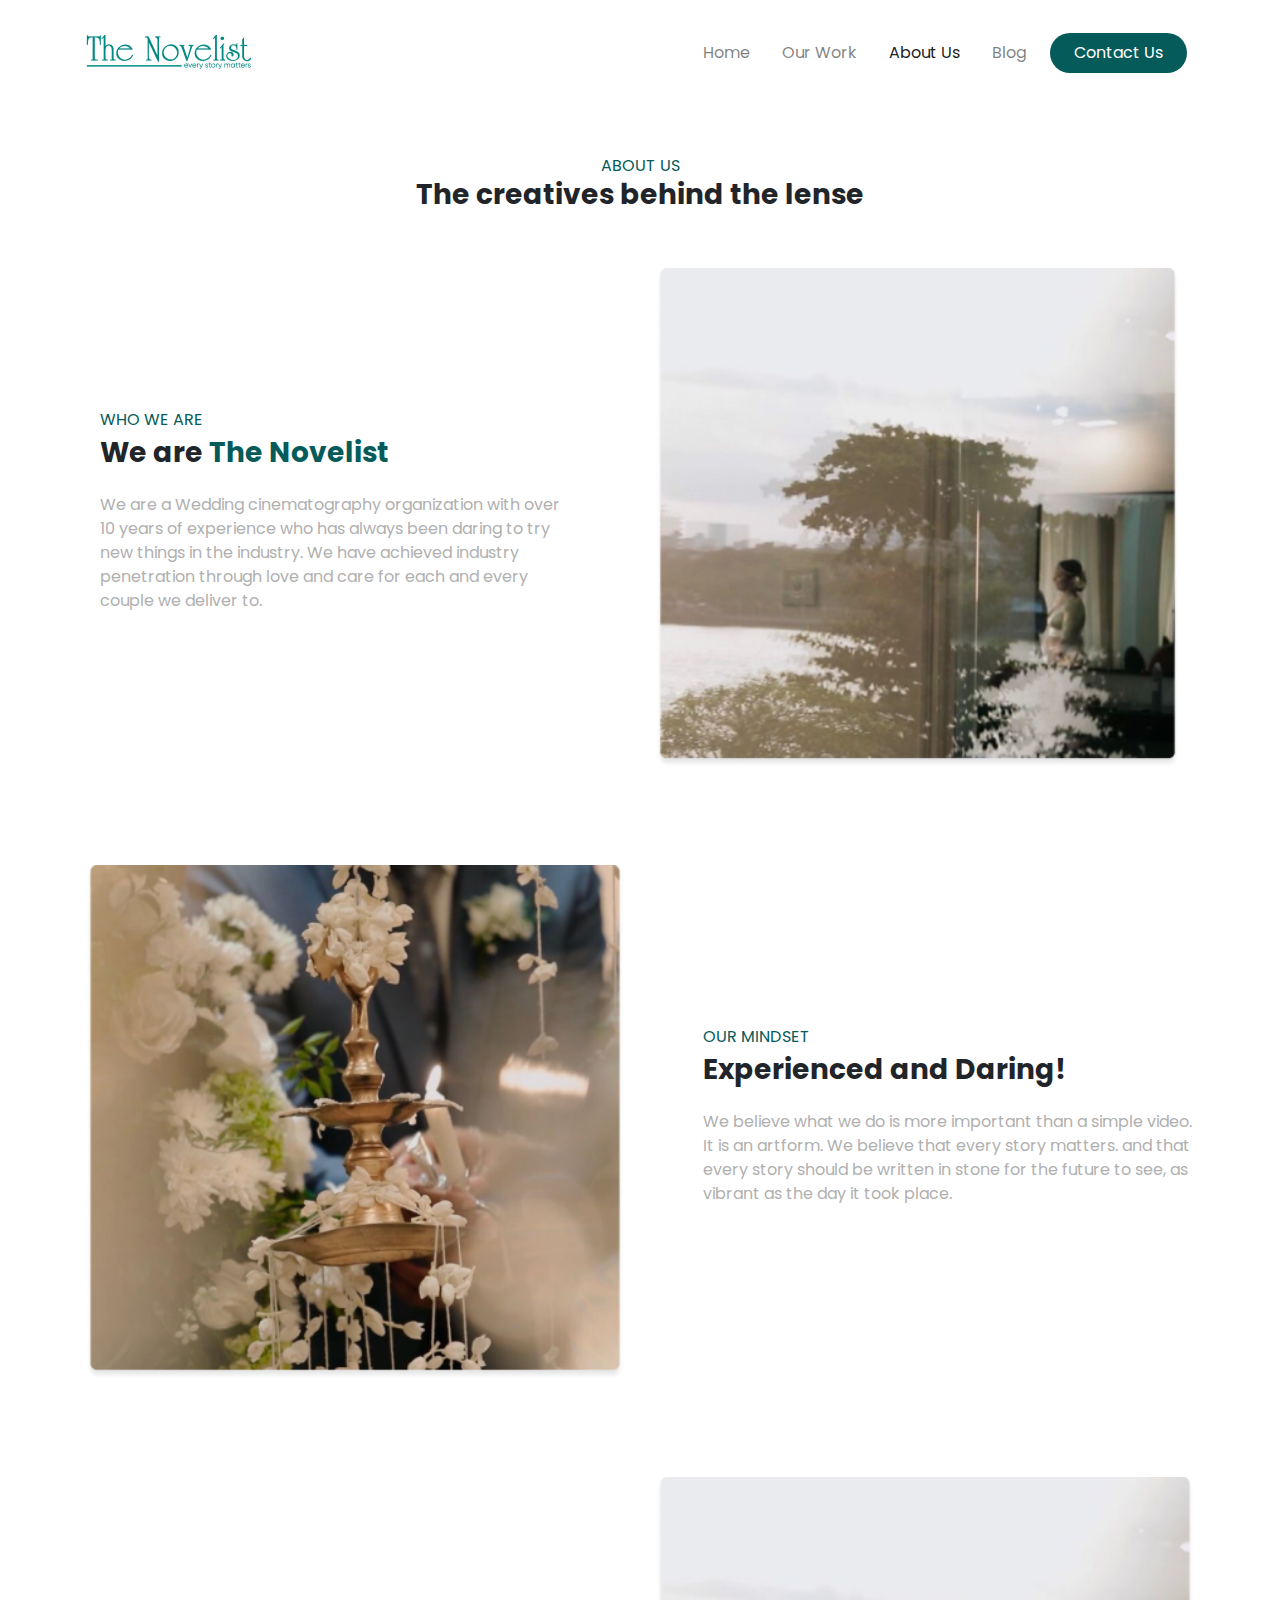
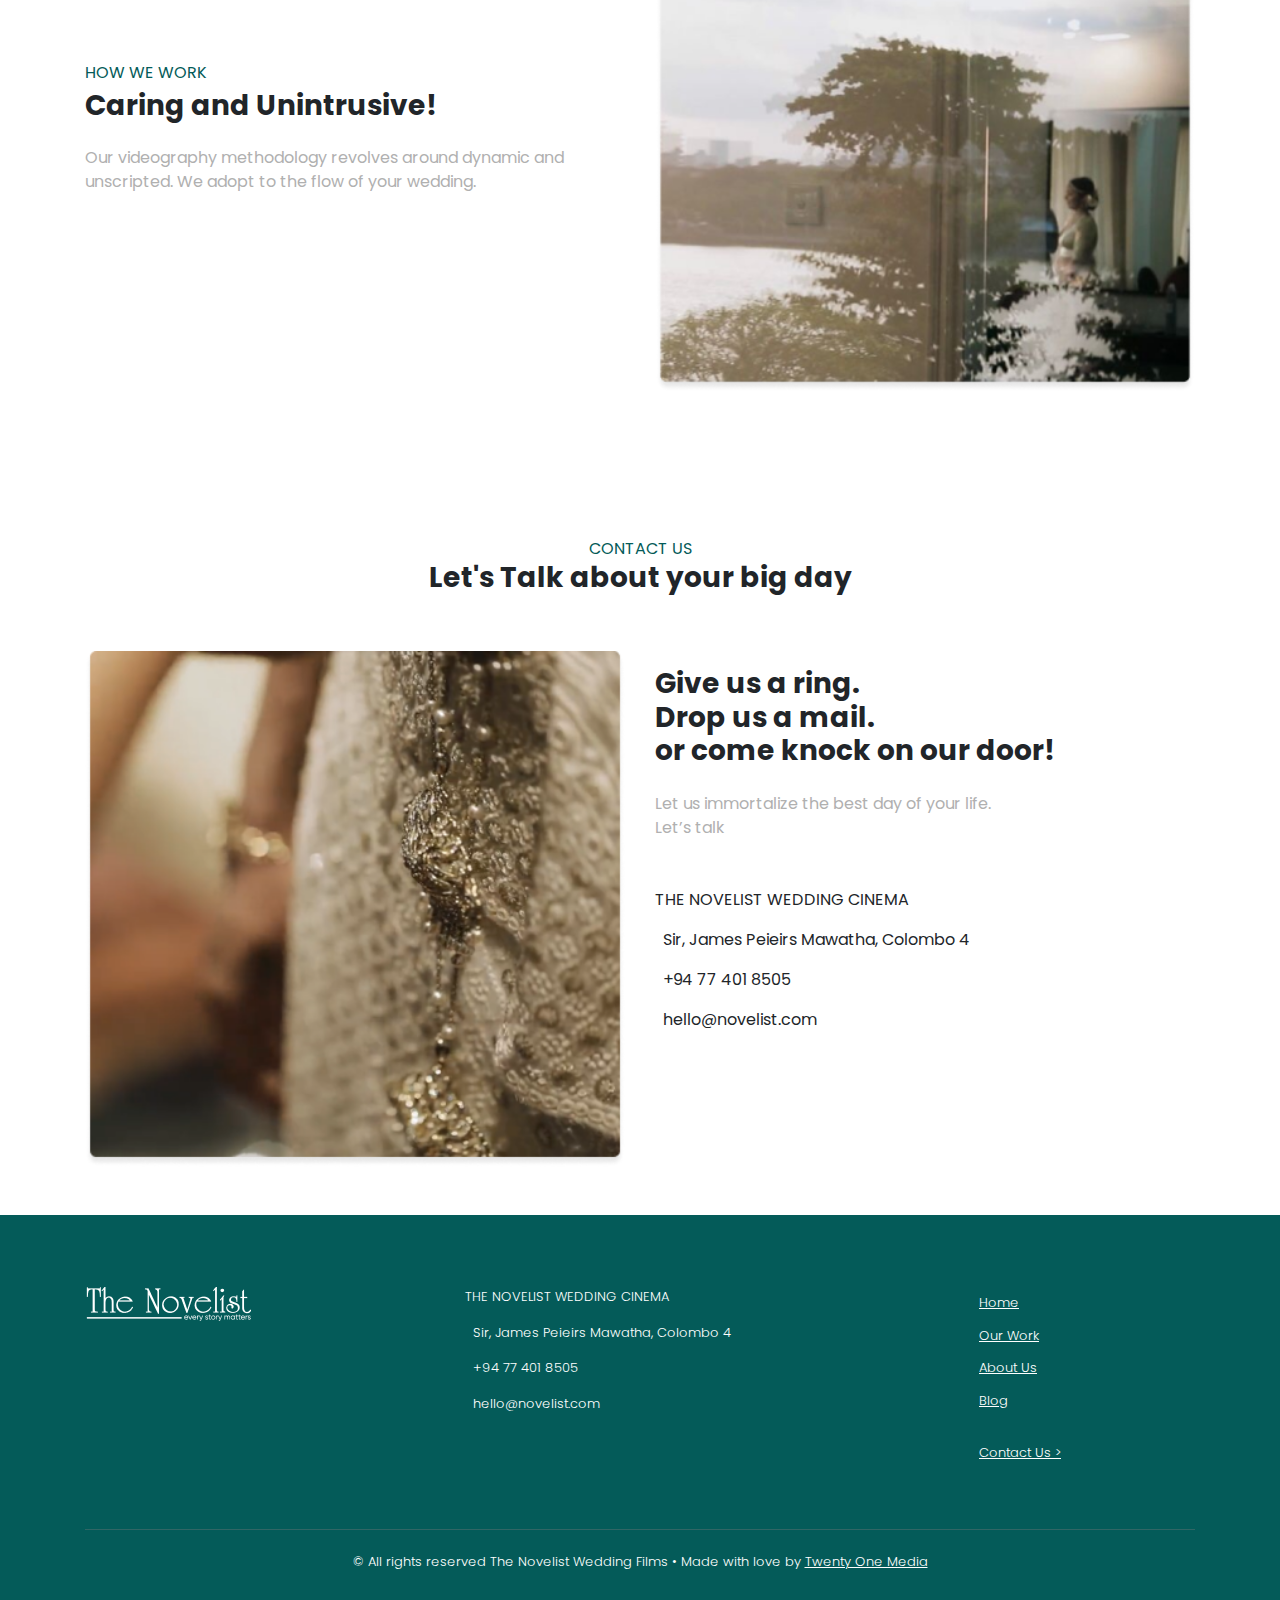
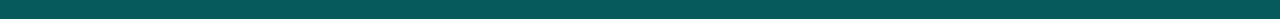
<file: about-us.html>
<!DOCTYPE html>
<html lang="en">
  <head>
    <meta charset="UTF-8" />
    <meta http-equiv="X-UA-Compatible" content="IE=edge" />
    <meta name="viewport" content="width=device-width, initial-scale=1.0" />
    <title>The Novelist</title>
    <link rel="stylesheet" href="style.css" />
    <link
      rel="stylesheet"
      href="https://stackpath.bootstrapcdn.com/bootstrap/4.4.1/css/bootstrap.min.css"
      integrity="sha384-Vkoo8x4CGsO3+Hhxv8T/Q5PaXtkKtu6ug5TOeNV6gBiFeWPGFN9MuhOf23Q9Ifjh"
      crossorigin="anonymous"
    />
    <link
      rel="stylesheet"
      href="https://use.fontawesome.com/releases/v5.15.4/css/all.css"
      integrity="sha384-DyZ88mC6Up2uqS4h/KRgHuoeGwBcD4Ng9SiP4dIRy0EXTlnuz47vAwmeGwVChigm"
      crossorigin="anonymous"
    />
    <link
  rel="stylesheet"
  href="https://cdn.jsdelivr.net/npm/@fancyapps/ui/dist/fancybox.css"
/><link rel="preconnect" href="https://fonts.googleapis.com">
<link rel="preconnect" href="https://fonts.gstatic.com" crossorigin>
<link href="https://fonts.googleapis.com/css2?family=Poppins:ital,wght@0,300;0,400;0,500;0,600;1,600;1,700&display=swap" rel="stylesheet">
  </head>
  <body>
    <!--navigation bar-->
    <nav class="navbar navbar-expand-lg navbar-fixed-top navbar-light bg-white">
      <div class="container nav-container">
        <a class="navbar-brand" href="#"><img src="logo.png" alt="" /></a>
        <button
          class="navbar-toggler"
          type="button"
          data-toggle="collapse"
          data-target="#navbarNav"
          aria-controls="navbarNav"
          aria-expanded="false"
          aria-label="Toggle navigation"
        >
          <span class="navbar-toggler-icon"></span>
        </button>
        <div class="collapse navbar-collapse" id="navbarNav">
          <ul class="navbar-nav ml-auto mb-lg-0">
            <li class="nav-item ml-lg-3">
              <a class="nav-link" href="index.html"
                >Home  </a
              >
            </li>
            <li class="nav-item ml-lg-3">
              <a class="nav-link" href="our-work.html">Our Work</a>
            </li>
            <li class="nav-item ml-lg-3">
              <a class="nav-link active " href="#">About Us</a>
            </li>
            <li class="nav-item ml-lg-3">
              <a class="nav-link" href="blog.html">Blog</a>
            </li>
            <li>
              <a href="contact-us.html">
                <button
                  class="
                    btn btn-primary
                    ml-3
                    mx-2
                    py-2
                    font-weight-normal
                    px-4
                    rounded-pill
                  "
                >
                  Contact Us
                </button>
              </a>
            </li>
          </ul>
        </div>
      </div>
    </nav>
    
    <section id="about-us">
      <div class="container py-lg-5  ">
        <div class="text-center about-header">
          <p class="p-0 m-0 clr-primary">ABOUT US</p>
          <h4 class="h3 font-weight-bold">The creatives behind the lense</h4>
        </div>

        <div class="container mt-lg-1">
          <div class="row flex-md-row-reverse py-lg-5 py-3">
            <div class="col-sm-6 d-flex justify-content-center flex-column">
              <img src="landing-img\about-us-img-2.png" alt="" />
            </div>
            
            <div
              class="
                col-sm-6
                d-flex
                justify-content-center
                align-items-center
                
              "
            >
              <div class="pr-0 pr-lg-5">
                <p class="pb-1 m-0 pt-lg-0 pt-4 clr-primary">WHO WE ARE</p>
                <h3 class="h3 font-weight-bold pb-3">
                  We are <span class="clr-primary">The Novelist</span>
                </h3>
                <p class="clr-gray">
                  We are a Wedding cinematography organization with over 10
                  years of experience who has always been daring to try new
                  things in the industry. We have achieved industry penetration
                  through love and care for each and every couple we deliver to.
                </p>
              </div>
            </div>
         
          </div>
        </div>

        <div class="row pt-5">
          <div class="col-sm-6 d-flex justify-content-center flex-column">
            <img src="landing-img\about-us-img.png" alt="" />
          </div>
          <div
            class="
              col-sm-6
              d-flex
              justify-content-center
              align-items-center
              flex-column
            "
          >
            <div class="pl-lg-5">
              <p class="pb-1 m-0 pt-lg-0 pt-4 clr-primary">OUR MINDSET</p>
              <h3 class="h3 font-weight-bold pb-3">Experienced and Daring!</h3>
              <p class="clr-gray">
                We believe what we do is more important than a simple video. It
                is an artform. We believe that every story matters. and that
                every story should be written in stone for the future to see, as
                vibrant as the day it took place.
              </p>
            </div>
          </div>
        </div>
      </div>

      <div class="container ">
        <div class="row py-5">
          <div
            class="
              col-sm-6
              d-flex
              justify-content-center
              align-items-center
              flex-column
            "
          >
            <div class="pr-lg-5 pr-2">
                <p class="pb-1 m-0 clr-primary">HOW WE WORK</p>
                <h3 class="h3 font-weight-bold pb-3">Caring and Unintrusive!</h3>
              </h3>
              <p class="clr-gray">
                Our videography methodology revolves around dynamic and unscripted. We adopt to the flow of your wedding.
              </p>
            </div>
          </div>
          <div class="col-sm-6 d-flex justify-content-center flex-column pt-2 pt-lg-0 pt-md-0">
            <img src="landing-img\about-us-img-2.png" alt="" />
          </div>
        </div>
      </div>
    </section>

    <section id="contact-us">
      <div class="container pt-lg-5 mt-lg-5 mt-4">
        <div class="text-lg-center pr-lg-0 pr-5 mr-5 mr-lg-0">
          <p class="p-0 m-0 clr-primary">CONTACT US</p>
          <h4 class="h3 font-weight-bold">Let's Talk about your big day</h4>
        </div>
        <div class="row py-5">
          <div class="col-sm-6 d-flex justify-content-center flex-column">
            <img src="landing-img\contact-us-img.png" alt="" />
          </div>
          <div class="col-sm-6 d-flex flex-column">
            <div class="pl-0">
              <h3 class="h3 font-weight-bold py-3">
                Give us a ring. <br />
                Drop us a mail. <br />
                or come knock on our door!
              </h3>
              <p class="clr-gray">
                Let us immortalize the best day of your life. <br />
                Let’s talk
              </p>

              <div class="mt-5">
                <p>THE NOVELIST WEDDING CINEMA</p>

                <div class="d-flex">
                  <p>
                    <i class="fas fa-map-marker-alt mr-2 clr-primary"></i>
                    Sir, James Peieirs Mawatha, Colombo 4
                  </p>
                </div>
                <div class="d-flex">
                  <p>
                    <i class="fas fa-phone mr-2 clr-primary"></i> +94 77 401
                    8505
                  </p>
                </div>
                <div class="d-flex">
                  <p>
                    <i class="fas fa-envelope mr-2 clr-primary"></i
                    >hello@novelist.com
                  </p>
                </div>
              </div>
              <div class="socials mt-5 h4">
                <a
                  href="https://www.facebook.com/thenovelistsl/"
                  target="_blank"
                  ><i class="fab fa-facebook-f pr-3"></i
                ></a>
                <a
                  href="https://www.youtube.com/user/Diwankasanwarsha"
                  target="_blank"
                  ><i class="fab fa-youtube pr-3"></i
                ></a>
                <a
                  href="https://www.instagram.com/thenovelistlk/"
                  target="_blank"
                >
                  <i class="fab fa-instagram pr-3"></i
                ></a>
              </div>
            </div>
          </div>
        </div>
      </div>
    </section>

    <footer class="bg-clr pt-5">
      <div class="container py-lg-4 pb-3">
        <div class="row">
          <div class="col-sm mb-5">
            <a href="index.html"><img src="logo-white.png" alt="" /></a>
          </div>
          <div class="col-sm">
            <div class="">
              <p>THE NOVELIST WEDDING CINEMA</p>
              <div class="d-flex">
                <p>
                  <i class="fas fa-map-marker-alt mr-2"></i>
                  Sir, James Peieirs Mawatha, Colombo 4
                </p>
              </div>
              <div class="d-flex">
                <p><i class="fas fa-phone mr-2"></i> +94 77 401 8505</p>
              </div>
              <div class="d-flex">
                <p><i class="fas fa-envelope mr-2"></i>hello@novelist.com</p>
              </div>
            </div>
            <div class="socials mt-3 h4">
              <a href="https://www.facebook.com/thenovelistsl/" target="_blank"
                ><i class="fab fa-facebook-f pr-3"></i
              ></a>
              <a
                href="https://www.youtube.com/user/Diwankasanwarsha"
                target="_blank"
                ><i class="fab fa-youtube pr-3"></i
              ></a>
              <a
                href="https://www.instagram.com/thenovelistlk/"
                target="_blank"
              >
                <i class="fab fa-instagram pr-3"></i
              ></a>
            </div>
          </div>
          <div class="col-sm d-flex align-items-center flex-column ">
            <div class="links">
              <a href="index.html">Home</a>
              <a href="our-work.html">Our Work</a>
              <a href="about-us.html">About Us</a>
              <a href="blog.html">Blog</a>
              <br />
              <a href="contact-us.html">Contact Us ></a>
            </div>
          </div>
        </div>
        <hr />
        <p class="text-center">
          © All rights reserved The Novelist Wedding Films • Made with love by
          <a href="https://twentyone.media/" target="_blank"
            >Twenty One Media</a
          >
        </p>
      </div>
    </footer>
    <script src="https://cdn.jsdelivr.net/npm/@fancyapps/ui@4.0/dist/fancybox.umd.js"></script>
    <script
      src="https://code.jquery.com/jquery-3.4.1.slim.min.js"
      integrity="sha384-J6qa4849blE2+poT4WnyKhv5vZF5SrPo0iEjwBvKU7imGFAV0wwj1yYfoRSJoZ+n"
      crossorigin="anonymous"
    ></script>
    <script
      src="https://cdn.jsdelivr.net/npm/popper.js@1.16.0/dist/umd/popper.min.js"
      integrity="sha384-Q6E9RHvbIyZFJoft+2mJbHaEWldlvI9IOYy5n3zV9zzTtmI3UksdQRVvoxMfooAo"
      crossorigin="anonymous"
    ></script>
    <script
      src="https://stackpath.bootstrapcdn.com/bootstrap/4.4.1/js/bootstrap.min.js"
      integrity="sha384-wfSDF2E50Y2D1uUdj0O3uMBJnjuUD4Ih7YwaYd1iqfktj0Uod8GCExl3Og8ifwB6"
      crossorigin="anonymous"
    ></script>
  </body>
</html>
</file>
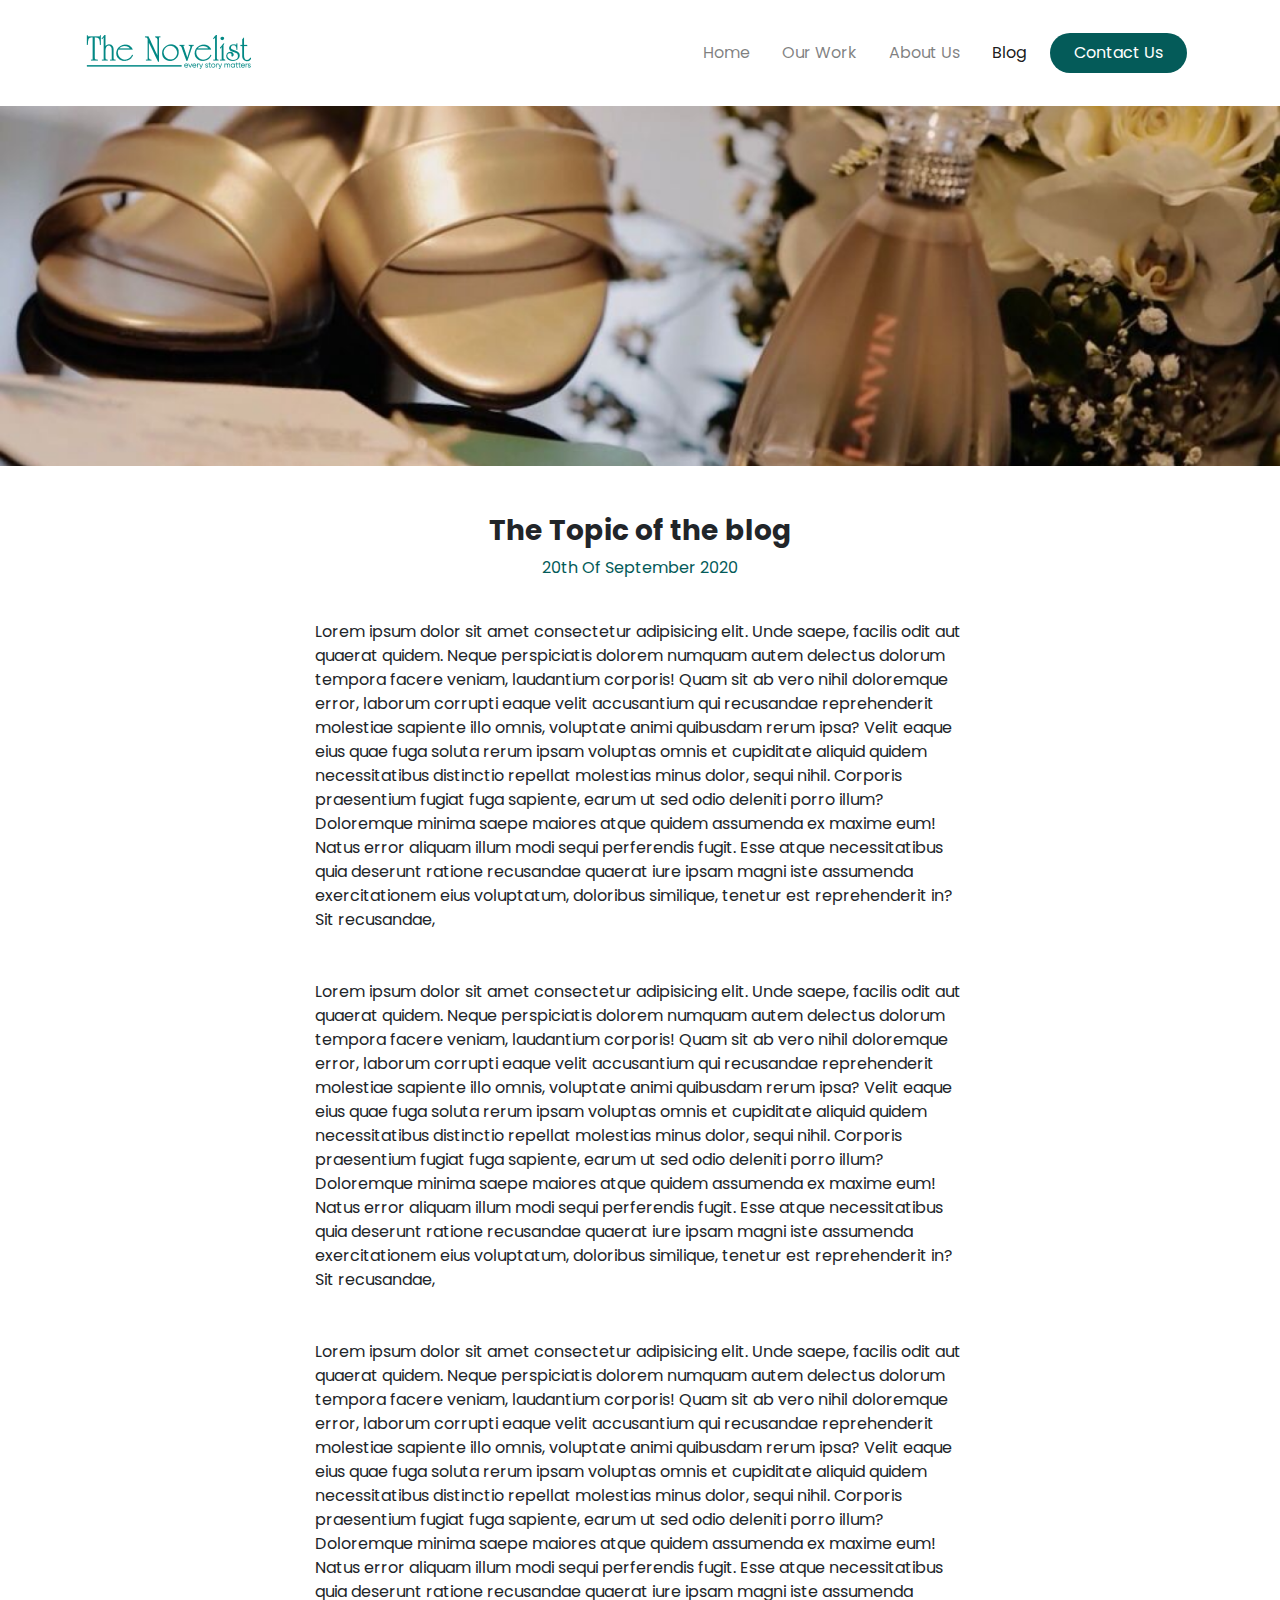
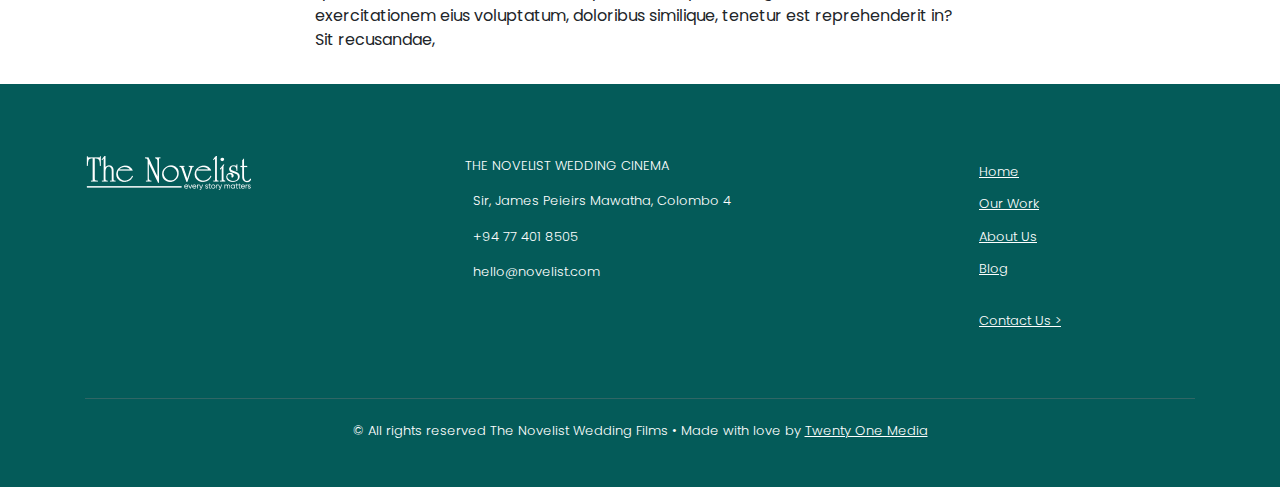
<file: blog-page.html>
<!DOCTYPE html>
<html lang="en">
  <head>
    <meta charset="UTF-8" />
    <meta http-equiv="X-UA-Compatible" content="IE=edge" />
    <meta name="viewport" content="width=device-width, initial-scale=1.0" />
    <title>The Novelist</title>
    <link rel="stylesheet" href="style.css" />
    <link
      rel="stylesheet"
      href="https://stackpath.bootstrapcdn.com/bootstrap/4.4.1/css/bootstrap.min.css"
      integrity="sha384-Vkoo8x4CGsO3+Hhxv8T/Q5PaXtkKtu6ug5TOeNV6gBiFeWPGFN9MuhOf23Q9Ifjh"
      crossorigin="anonymous"
    />
    <link
      rel="stylesheet"
      href="https://use.fontawesome.com/releases/v5.15.4/css/all.css"
      integrity="sha384-DyZ88mC6Up2uqS4h/KRgHuoeGwBcD4Ng9SiP4dIRy0EXTlnuz47vAwmeGwVChigm"
      crossorigin="anonymous"
    />
    <link
      rel="stylesheet"
      href="https://cdn.jsdelivr.net/npm/@fancyapps/ui/dist/fancybox.css"
    />
    <link rel="preconnect" href="https://fonts.googleapis.com" />
    <link rel="preconnect" href="https://fonts.gstatic.com" crossorigin />
    <link
      href="https://fonts.googleapis.com/css2?family=Poppins:ital,wght@0,300;0,400;0,500;0,600;1,600;1,700&display=swap"
      rel="stylesheet"
    />
  </head>
  <body>
    <!--navigation bar-->
    <nav class="navbar navbar-expand-lg navbar-fixed-top navbar-light bg-white">
      <div class="container nav-container">
        <a class="navbar-brand" href="#"><img src="logo.png" alt="" /></a>
        <button
          class="navbar-toggler"
          type="button"
          data-toggle="collapse"
          data-target="#navbarNav"
          aria-controls="navbarNav"
          aria-expanded="false"
          aria-label="Toggle navigation"
        >
          <span class="navbar-toggler-icon"></span>
        </button>
        <div class="collapse navbar-collapse" id="navbarNav">
          <ul class="navbar-nav ml-auto mb-lg-0">
            <li class="nav-item ml-lg-3">
              <a class="nav-link" href="index.html">Home </a>
            </li>
            <li class="nav-item ml-lg-3">
              <a class="nav-link" href="our-work.html">Our Work</a>
            </li>
            <li class="nav-item ml-lg-3">
              <a class="nav-link" href="about-us.html">About Us</a>
            </li>
            <li class="nav-item ml-lg-3">
              <a class="nav-link active" href="blog.html">Blog</a>
            </li>
            <li>
              <a href="contact-us.html">
                <button
                  class="
                    btn btn-primary
                    ml-3
                    mx-2
                    py-2
                    font-weight-normal
                    px-4
                    rounded-pill
                  "
                >
                  Contact Us
                </button>
              </a>
            </li>
          </ul>
        </div>
      </div>
    </nav>

    <section id="blog-header">
      <img src="blog-img\header1.png" alt="" />
    </section>
    <section id="blog-article">
      <div class="container px-4 px-lg-0">
        <div class="pt-5 pb-4 text-lg-center">
          <h4 class="h3 font-weight-bold">The Topic of the blog</h4>
          <p class="p-0 m-0 clr-primary">20th Of September 2020</p>
        </div>
        <div class="d-flex flex-column align-items-center">
          <div class="blog-content py-lg-3">
            <p>
              Lorem ipsum dolor sit amet consectetur adipisicing elit. Unde
              saepe, facilis odit aut quaerat quidem. Neque perspiciatis dolorem
              numquam autem delectus dolorum tempora facere veniam, laudantium
              corporis! Quam sit ab vero nihil doloremque error, laborum
              corrupti eaque velit accusantium qui recusandae reprehenderit
              molestiae sapiente illo omnis, voluptate animi quibusdam rerum
              ipsa? Velit eaque eius quae fuga soluta rerum ipsam voluptas omnis
              et cupiditate aliquid quidem necessitatibus distinctio repellat
              molestias minus dolor, sequi nihil. Corporis praesentium fugiat
              fuga sapiente, earum ut sed odio deleniti porro illum? Doloremque
              minima saepe maiores atque quidem assumenda ex maxime eum! Natus
              error aliquam illum modi sequi perferendis fugit. Esse atque
              necessitatibus quia deserunt ratione recusandae quaerat iure ipsam
              magni iste assumenda exercitationem eius voluptatum, doloribus
              similique, tenetur est reprehenderit in? Sit recusandae,
            </p>
          </div>
          <div class="blog-content py-lg-3">
            <p>
              Lorem ipsum dolor sit amet consectetur adipisicing elit. Unde
              saepe, facilis odit aut quaerat quidem. Neque perspiciatis dolorem
              numquam autem delectus dolorum tempora facere veniam, laudantium
              corporis! Quam sit ab vero nihil doloremque error, laborum
              corrupti eaque velit accusantium qui recusandae reprehenderit
              molestiae sapiente illo omnis, voluptate animi quibusdam rerum
              ipsa? Velit eaque eius quae fuga soluta rerum ipsam voluptas omnis
              et cupiditate aliquid quidem necessitatibus distinctio repellat
              molestias minus dolor, sequi nihil. Corporis praesentium fugiat
              fuga sapiente, earum ut sed odio deleniti porro illum? Doloremque
              minima saepe maiores atque quidem assumenda ex maxime eum! Natus
              error aliquam illum modi sequi perferendis fugit. Esse atque
              necessitatibus quia deserunt ratione recusandae quaerat iure ipsam
              magni iste assumenda exercitationem eius voluptatum, doloribus
              similique, tenetur est reprehenderit in? Sit recusandae,
            </p>
          </div>
          <div class="blog-content py-lg-3">
            <p>
              Lorem ipsum dolor sit amet consectetur adipisicing elit. Unde
              saepe, facilis odit aut quaerat quidem. Neque perspiciatis dolorem
              numquam autem delectus dolorum tempora facere veniam, laudantium
              corporis! Quam sit ab vero nihil doloremque error, laborum
              corrupti eaque velit accusantium qui recusandae reprehenderit
              molestiae sapiente illo omnis, voluptate animi quibusdam rerum
              ipsa? Velit eaque eius quae fuga soluta rerum ipsam voluptas omnis
              et cupiditate aliquid quidem necessitatibus distinctio repellat
              molestias minus dolor, sequi nihil. Corporis praesentium fugiat
              fuga sapiente, earum ut sed odio deleniti porro illum? Doloremque
              minima saepe maiores atque quidem assumenda ex maxime eum! Natus
              error aliquam illum modi sequi perferendis fugit. Esse atque
              necessitatibus quia deserunt ratione recusandae quaerat iure ipsam
              magni iste assumenda exercitationem eius voluptatum, doloribus
              similique, tenetur est reprehenderit in? Sit recusandae,
            </p>
          </div>
        </div>
      </div>
    </section>
    <footer class="bg-clr pt-5">
      <div class="container py-lg-4 pb-3">
        <div class="row">
          <div class="col-sm mb-5">
            <a href="index.html"><img src="logo-white.png" alt="" /></a>
          </div>
          <div class="col-sm">
            <div class="">
              <p>THE NOVELIST WEDDING CINEMA</p>
              <div class="d-flex">
                <p>
                  <i class="fas fa-map-marker-alt mr-2"></i>
                  Sir, James Peieirs Mawatha, Colombo 4
                </p>
              </div>
              <div class="d-flex">
                <p><i class="fas fa-phone mr-2"></i> +94 77 401 8505</p>
              </div>
              <div class="d-flex">
                <p><i class="fas fa-envelope mr-2"></i>hello@novelist.com</p>
              </div>
            </div>
            <div class="socials mt-3 h4">
              <a href="https://www.facebook.com/thenovelistsl/" target="_blank"
                ><i class="fab fa-facebook-f pr-3"></i
              ></a>
              <a
                href="https://www.youtube.com/user/Diwankasanwarsha"
                target="_blank"
                ><i class="fab fa-youtube pr-3"></i
              ></a>
              <a
                href="https://www.instagram.com/thenovelistlk/"
                target="_blank"
              >
                <i class="fab fa-instagram pr-3"></i
              ></a>
            </div>
          </div>
          <div class="col-sm d-flex align-items-center flex-column">
            <div class="links">
              <a href="index.html">Home</a>
              <a href="our-work.html">Our Work</a>
              <a href="about-us.html">About Us</a>
              <a href="blog.html">Blog</a>
              <br />
              <a href="contact-us.html">Contact Us ></a>
            </div>
          </div>
        </div>
        <hr />
        <p class="text-center">
          © All rights reserved The Novelist Wedding Films • Made with love by
          <a href="https://twentyone.media/" target="_blank"
            >Twenty One Media</a
          >
        </p>
      </div>
    </footer>
    <script src="https://cdn.jsdelivr.net/npm/@fancyapps/ui@4.0/dist/fancybox.umd.js"></script>
    <script
      src="https://code.jquery.com/jquery-3.4.1.slim.min.js"
      integrity="sha384-J6qa4849blE2+poT4WnyKhv5vZF5SrPo0iEjwBvKU7imGFAV0wwj1yYfoRSJoZ+n"
      crossorigin="anonymous"
    ></script>
    <script
      src="https://cdn.jsdelivr.net/npm/popper.js@1.16.0/dist/umd/popper.min.js"
      integrity="sha384-Q6E9RHvbIyZFJoft+2mJbHaEWldlvI9IOYy5n3zV9zzTtmI3UksdQRVvoxMfooAo"
      crossorigin="anonymous"
    ></script>
    <script
      src="https://stackpath.bootstrapcdn.com/bootstrap/4.4.1/js/bootstrap.min.js"
      integrity="sha384-wfSDF2E50Y2D1uUdj0O3uMBJnjuUD4Ih7YwaYd1iqfktj0Uod8GCExl3Og8ifwB6"
      crossorigin="anonymous"
    ></script>
  </body>
</html>
</file>
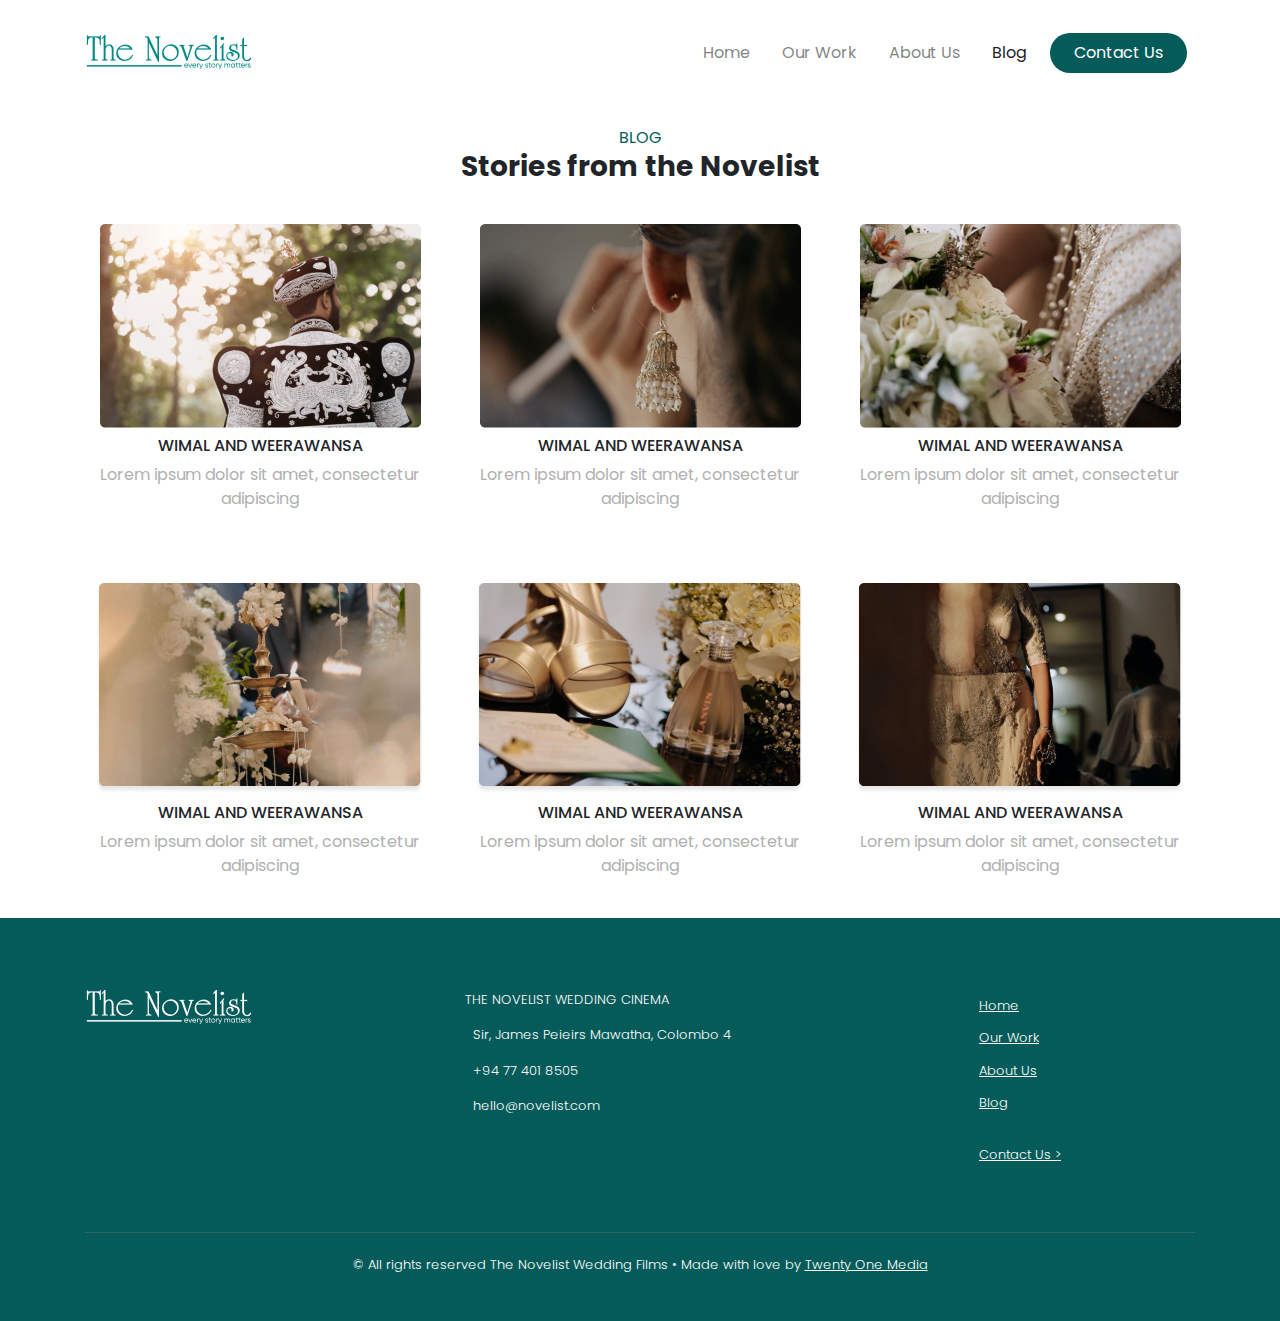
<file: blog.html>
<!DOCTYPE html>
<html lang="en">
  <head>
    <meta charset="UTF-8" />
    <meta http-equiv="X-UA-Compatible" content="IE=edge" />
    <meta name="viewport" content="width=device-width, initial-scale=1.0" />
    <title>The Novelist</title>
    <link rel="stylesheet" href="style.css" />
    <link
      rel="stylesheet"
      href="https://stackpath.bootstrapcdn.com/bootstrap/4.4.1/css/bootstrap.min.css"
      integrity="sha384-Vkoo8x4CGsO3+Hhxv8T/Q5PaXtkKtu6ug5TOeNV6gBiFeWPGFN9MuhOf23Q9Ifjh"
      crossorigin="anonymous"
    />
    <link
      rel="stylesheet"
      href="https://use.fontawesome.com/releases/v5.15.4/css/all.css"
      integrity="sha384-DyZ88mC6Up2uqS4h/KRgHuoeGwBcD4Ng9SiP4dIRy0EXTlnuz47vAwmeGwVChigm"
      crossorigin="anonymous"
    />
    <link
  rel="stylesheet"
  href="https://cdn.jsdelivr.net/npm/@fancyapps/ui/dist/fancybox.css"
/><link rel="preconnect" href="https://fonts.googleapis.com">
<link rel="preconnect" href="https://fonts.gstatic.com" crossorigin>
<link href="https://fonts.googleapis.com/css2?family=Poppins:ital,wght@0,300;0,400;0,500;0,600;1,600;1,700&display=swap" rel="stylesheet">
  </head>
  <body>
 <!--navigation bar-->
 <nav class="navbar navbar-expand-lg navbar-fixed-top navbar-light bg-white">
  <div class="container nav-container">
    <a class="navbar-brand" href="index.html"><img src="logo.png" alt="" /></a>
    <button
      class="navbar-toggler"
      type="button"
      data-toggle="collapse"
      data-target="#navbarNav"
      aria-controls="navbarNav"
      aria-expanded="false"
      aria-label="Toggle navigation"
    >
      <span class="navbar-toggler-icon"></span>
    </button>

    <div class="collapse navbar-collapse" id="navbarNav">
      <ul class="navbar-nav ml-auto mb-lg-0">
        <li class="nav-item  ml-lg-3">
          <a class="nav-link" href="index.html"
            >Home </a
          >
        </li>
        <li class="nav-item ml-lg-3">
          <a class="nav-link" href="our-work.html">Our Work</a>
        </li>
        <li class="nav-item ml-lg-3">
          <a class="nav-link" href="about-us.html">About Us</a>
        </li>
        <li class="nav-item ml-lg-3">
          <a class="nav-link active" href="#">Blog</a>
        </li>
        <li>
          <a href="contact-us.html">
            <button
              class="
                btn btn-primary
                ml-3
                mx-2
                py-2
                font-weight-normal
                px-4
                rounded-pill
              "
            >
              Contact Us
            </button>
          </a>
        </li>
      </ul>
    </div>
  </div>
</nav>

    <section id="blog-section" class="">
      <div class="container pt-3 my-1 text-left text-lg-center">
        <p class="p-0 m-0 clr-primary">BLOG</p>
        <h4 class="h3 font-weight-bold">Stories from the Novelist</h4>
         
    </section>
    <section id="blog-display">
      <div class="container py-3">
        <div class="row my-3">
          <div
            class="
              col-sm
              d-flex
              justify-content-center
              align-items-center
              flex-column
            "
          >
            <a href="blog-page.html">
              <img src="thumbnail-img\1.png" />
            </a>
            <div class="text-center py-2">
              <h6 class="h6">WIMAL AND WEERAWANSA</h6>
              <p class="clr-gray">
                Lorem ipsum dolor sit amet, consectetur adipiscing
              </p>
            </div>
          </div>

          <div
            class="
              col-sm
              d-flex
              justify-content-center
              align-items-center
              flex-column
            "
          >
            <a href="blog-page.html">
              <img src="thumbnail-img\2.png" />
            </a>
            <div class="text-center py-2">
              <h6 class="h6">WIMAL AND WEERAWANSA</h6>
              <p class="clr-gray">
                Lorem ipsum dolor sit amet, consectetur adipiscing
              </p>
            </div>
          </div>
          <div
            class="
              col-sm
              d-flex
              justify-content-center
              align-items-center
              flex-column
            "
          >
            <a href="blog-page.html">
              <img src="thumbnail-img\3.png" />
            </a>
            <div class="text-center py-2">
              <h6 class="h6">WIMAL AND WEERAWANSA</h6>
              <p class="clr-gray">
                Lorem ipsum dolor sit amet, consectetur adipiscing
              </p>
            </div>
          </div>
        </div>
        <div class="row mt-lg-5">
          <div
            class="
              col-sm
              d-flex
              justify-content-center
              align-items-center
              flex-column
            "
          >
            <a href="blog-page.html">
              <img src="thumbnail-img\4.png" />
            </a>
            <div class="text-center py-2">
              <h6 class="h6">WIMAL AND WEERAWANSA</h6>
              <p class="clr-gray">
                Lorem ipsum dolor sit amet, consectetur adipiscing
              </p>
            </div>
          </div>

          <div
            class="
              col-sm
              d-flex
              justify-content-center
              align-items-center
              flex-column
            "
          >
            <a href="blog-page.html">
              <img src="thumbnail-img\5.png" />
            </a>
            <div class="text-center py-2">
              <h6 class="h6">WIMAL AND WEERAWANSA</h6>
              <p class="clr-gray">
                Lorem ipsum dolor sit amet, consectetur adipiscing
              </p>
            </div>
          </div>
          <div
            class="
              col-sm
              d-flex
              justify-content-center
              align-items-center
              flex-column
            "
          >
            <a href="blog-page.html">
              <img src="thumbnail-img\6.png" />
            </a>
            <div class="text-center py-2">
              <h6 class="h6">WIMAL AND WEERAWANSA</h6>
              <p class="clr-gray">
                Lorem ipsum dolor sit amet, consectetur adipiscing
              </p>
            </div>
          </div>
        </div>
      </div>
      
    </section>
 
    <footer class="bg-clr pt-5">
      <div class="container py-lg-4 pb-3">
        <div class="row">
          <div class="col-sm mb-5">
            <a href="index.html"><img src="logo-white.png" alt="" /></a>
          </div>
          <div class="col-sm">
            <div class="">
              <p>THE NOVELIST WEDDING CINEMA</p>
              <div class="d-flex">
                <p>
                  <i class="fas fa-map-marker-alt mr-2"></i>
                  Sir, James Peieirs Mawatha, Colombo 4
                </p>
              </div>
              <div class="d-flex">
                <p><i class="fas fa-phone mr-2"></i> +94 77 401 8505</p>
              </div>
              <div class="d-flex">
                <p><i class="fas fa-envelope mr-2"></i>hello@novelist.com</p>
              </div>
            </div>
            <div class="socials mt-3 h4">
              <a href="https://www.facebook.com/thenovelistsl/" target="_blank"
                ><i class="fab fa-facebook-f pr-3"></i
              ></a>
              <a
                href="https://www.youtube.com/user/Diwankasanwarsha"
                target="_blank"
                ><i class="fab fa-youtube pr-3"></i
              ></a>
              <a
                href="https://www.instagram.com/thenovelistlk/"
                target="_blank"
              >
                <i class="fab fa-instagram pr-3"></i
              ></a>
            </div>
          </div>
          <div class="col-sm d-flex align-items-center flex-column ">
            <div class="links">
              <a href="index.html">Home</a>
              <a href="our-work.html">Our Work</a>
              <a href="about-us.html">About Us</a>
              <a href="#">Blog</a>
              <br />
              <a href="contact-us.html">Contact Us ></a>
            </div>
          </div>
        </div>
        <hr />
        <p class="text-center">
          © All rights reserved The Novelist Wedding Films • Made with love by
          <a href="https://twentyone.media/" target="_blank"
            >Twenty One Media</a
          >
        </p>
      </div>
    </footer>
    <script src="https://cdn.jsdelivr.net/npm/@fancyapps/ui@4.0/dist/fancybox.umd.js"></script>
    <script
      src="https://code.jquery.com/jquery-3.4.1.slim.min.js"
      integrity="sha384-J6qa4849blE2+poT4WnyKhv5vZF5SrPo0iEjwBvKU7imGFAV0wwj1yYfoRSJoZ+n"
      crossorigin="anonymous"
    ></script>
    <script
      src="https://cdn.jsdelivr.net/npm/popper.js@1.16.0/dist/umd/popper.min.js"
      integrity="sha384-Q6E9RHvbIyZFJoft+2mJbHaEWldlvI9IOYy5n3zV9zzTtmI3UksdQRVvoxMfooAo"
      crossorigin="anonymous"
    ></script>
    <script
      src="https://stackpath.bootstrapcdn.com/bootstrap/4.4.1/js/bootstrap.min.js"
      integrity="sha384-wfSDF2E50Y2D1uUdj0O3uMBJnjuUD4Ih7YwaYd1iqfktj0Uod8GCExl3Og8ifwB6"
      crossorigin="anonymous"
    ></script>
  </body>
</html>
</file>
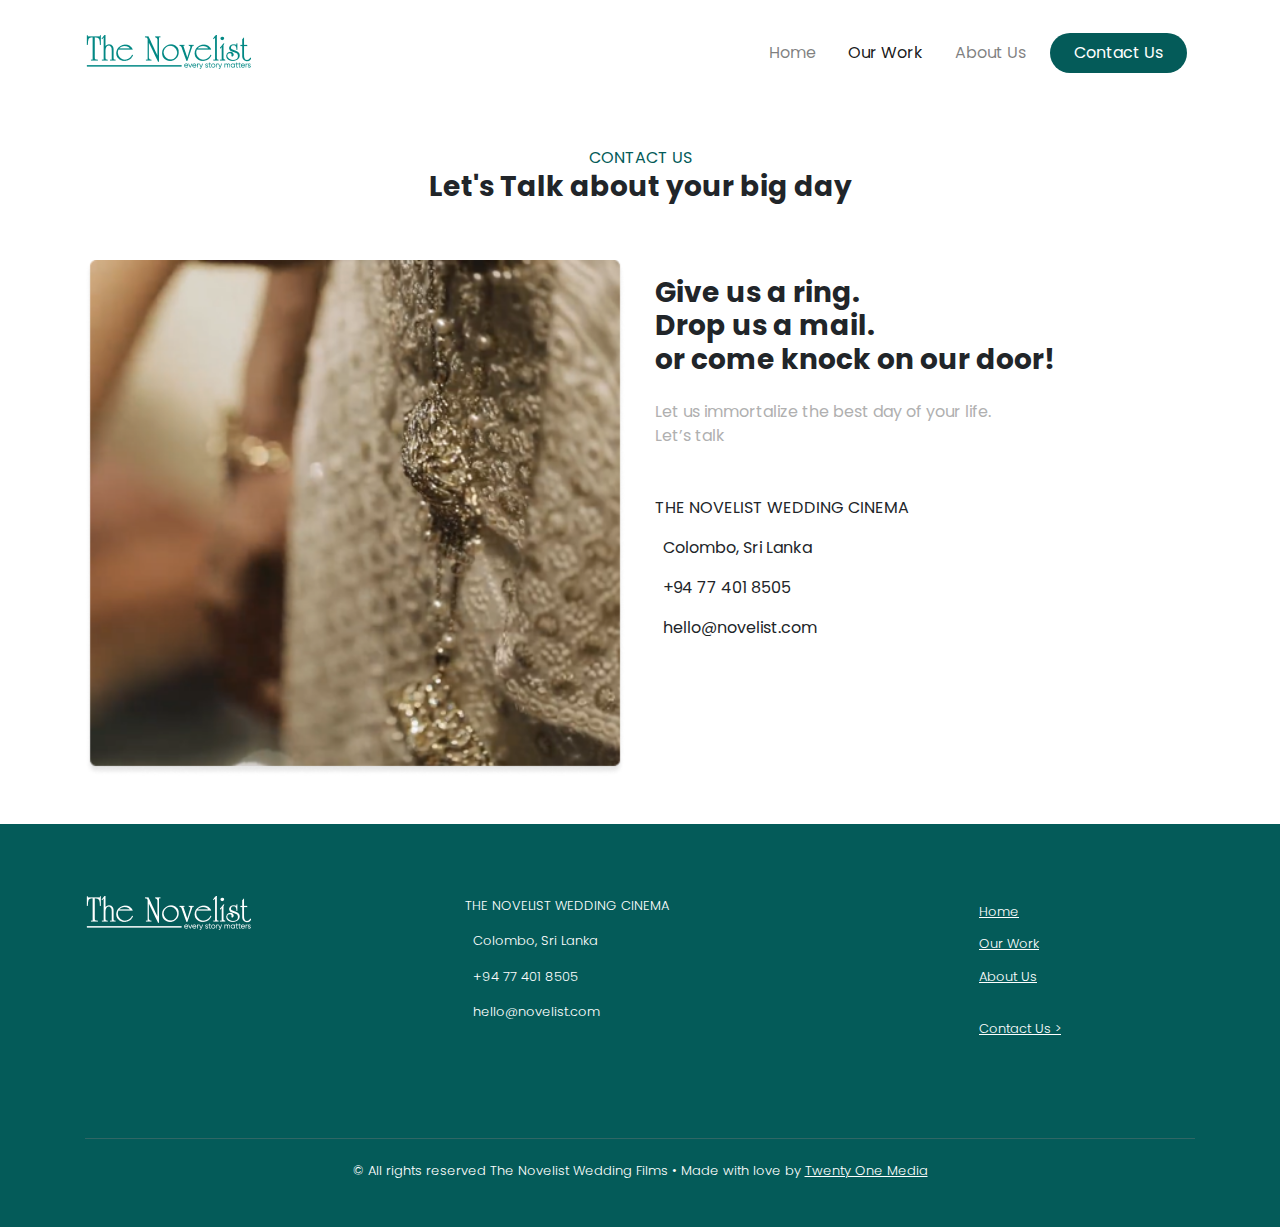
<file: contact-us.html>
<!DOCTYPE html>
<html lang="en">
  <head>
    <meta charset="UTF-8" />
    <meta http-equiv="X-UA-Compatible" content="IE=edge" />
    <meta name="viewport" content="width=device-width, initial-scale=1.0" />
    <title>The Novelist</title>
    <link rel="stylesheet" href="style.css" />
    <link
      rel="stylesheet"
      href="https://stackpath.bootstrapcdn.com/bootstrap/4.4.1/css/bootstrap.min.css"
      integrity="sha384-Vkoo8x4CGsO3+Hhxv8T/Q5PaXtkKtu6ug5TOeNV6gBiFeWPGFN9MuhOf23Q9Ifjh"
      crossorigin="anonymous"
    />
    <link
      rel="stylesheet"
      href="https://use.fontawesome.com/releases/v5.15.4/css/all.css"
      integrity="sha384-DyZ88mC6Up2uqS4h/KRgHuoeGwBcD4Ng9SiP4dIRy0EXTlnuz47vAwmeGwVChigm"
      crossorigin="anonymous"
    />
    <link
  rel="stylesheet"
  href="https://cdn.jsdelivr.net/npm/@fancyapps/ui/dist/fancybox.css"
/><link rel="preconnect" href="https://fonts.googleapis.com">
<link rel="preconnect" href="https://fonts.gstatic.com" crossorigin>
<link href="https://fonts.googleapis.com/css2?family=Poppins:ital,wght@0,300;0,400;0,500;0,600;1,600;1,700&display=swap" rel="stylesheet">
<link rel="shortcut icon" href="favicon.png" type="image/x-icon">
  </head>
  <body>
  <!--navigation bar-->
  <nav class="navbar navbar-expand-lg navbar-fixed-top navbar-light bg-white">
    <div class="container nav-container">
      <a class="navbar-brand" href="index.html"><img src="logo.png" alt="" /></a>
      <button
        class="navbar-toggler"
        type="button"
        data-toggle="collapse"
        data-target="#navbarNav"
        aria-controls="navbarNav"
        aria-expanded="false"
        aria-label="Toggle navigation"
      >
        <span class="navbar-toggler-icon"></span>
      </button>
      <div class="collapse navbar-collapse" id="navbarNav">
        <ul class="navbar-nav ml-auto mb-lg-0">
          <li class="nav-item  ml-3">
            <a class="nav-link" href="index.html"
              >Home  </a
            >
          </li>
          <li class="nav-item ml-3">
            <a class="nav-link active" href="our-work.html">Our Work</a>
          </li>
          <li class="nav-item ml-3">
            <a class="nav-link" href="about-us.html">About Us</a>
          </li>
          <!-- <li class="nav-item ml-3">
            <a class="nav-link" href="blog.html">Blog</a>
          </li> -->
          <li>
            <a href="contact-us.html">
              <button
                class="
                  btn btn-primary
                  ml-3
                  mx-2
                  py-2
                  font-weight-normal
                  px-4
                  rounded-pill
                "
              >
                Contact Us
              </button>
            </a>
          </li>
        </ul>
      </div>
    </div>
  </nav>

    </section>
    <section id="contact-us">
      <div class="container pt-3 mt-4">
        <div class="text-center">
          <p class="p-0 m-0 clr-primary">CONTACT US</p>
          <h4 class="h3 font-weight-bold">Let's Talk about your big day</h4>
        </div>
        <div class="row py-5">
          <div class="col-sm-6 d-flex justify-content-center flex-column">
            <img src="landing-img\contact-us-img.png" alt="" />
          </div>
          <div class="col-sm-6 d-flex flex-column">
            <div class="pl-0 ">
              <h3 class="h3 font-weight-bold py-3">
                Give us a ring. <br />
                Drop us a mail. <br />
                or come knock on our door!
              </h3>
              <p class="clr-gray">
                Let us immortalize the best day of your life. <br />
                Let’s talk
              </p>

              <div class="mt-5 ">
                <p>THE NOVELIST WEDDING CINEMA</p>

                <div class="d-flex ">
                  <p>
                    <i class="fas fa-map-marker-alt mr-2 clr-primary"></i>
                   Colombo, Sri Lanka
                  </p>
                </div>
                <div class="d-flex">
                  <p>
                    <i class="fas fa-phone mr-2 clr-primary"></i> +94 77 401
                    8505
                  </p>
                </div>
                <div class="d-flex">
                  <p>
                    <i class="fas fa-envelope mr-2 clr-primary"></i
                    >hello@novelist.com
                  </p>
                </div>
              </div>
              <div class="socials mt-5 h4">
                <a
                  href="https://www.facebook.com/thenovelistsl/"
                  target="_blank"
                  ><i class="fab fa-facebook-f pr-3"></i
                ></a>
                <a
                  href="https://www.youtube.com/user/Diwankasanwarsha"
                  target="_blank"
                  ><i class="fab fa-youtube pr-3"></i
                ></a>
                <a
                  href="https://www.instagram.com/thenovelistlk/"
                  target="_blank"
                >
                  <i class="fab fa-instagram pr-3"></i
                ></a>
              </div>
            </div>
          </div>
        </div>
      </div>
    </section>

    <footer class="bg-clr pt-5">
      <div class="container py-lg-4 pb-3">
        <div class="row">
          <div class="col-sm mb-5">
            <a href="index.html"><img src="logo-white.png" alt="" /></a>
          </div>
          <div class="col-sm">
            <div class="">
              <p>THE NOVELIST WEDDING CINEMA</p>
              <div class="d-flex">
                <p>
                  <i class="fas fa-map-marker-alt mr-2"></i>
                  Colombo, Sri Lanka
                </p>
              </div>
              <div class="d-flex">
                <p><i class="fas fa-phone mr-2"></i> +94 77 401 8505</p>
              </div>
              <div class="d-flex">
                <p><i class="fas fa-envelope mr-2"></i>hello@novelist.com</p>
              </div>
            </div>
            <div class="socials mt-3 h4">
              <a href="https://www.facebook.com/thenovelistsl/" target="_blank"
                ><i class="fab fa-facebook-f pr-3"></i
              ></a>
              <a
                href="https://www.youtube.com/user/Diwankasanwarsha"
                target="_blank"
                ><i class="fab fa-youtube pr-3"></i
              ></a>
              <a
                href="https://www.instagram.com/thenovelistlk/"
                target="_blank"
              >
                <i class="fab fa-instagram pr-3"></i
              ></a>
            </div>
          </div>
          <div class="col-sm d-flex align-items-center flex-column ">
            <div class="links">
              <a href="index.html">Home</a>
              <a href="our-work.html">Our Work</a>
              <a href="about-us.html">About Us</a>
              <!-- <a href="blog.html">Blog</a> -->
              <br />
              <a href="contact-us.html">Contact Us ></a>
            </div>
          </div>
        </div>
        <hr />
        <p class="text-center">
          © All rights reserved The Novelist Wedding Films • Made with love by
          <a href="https://twentyone.media/" target="_blank"
            >Twenty One Media</a
          >
        </p>
      </div>
    </footer>

    <script src="https://cdn.jsdelivr.net/npm/@fancyapps/ui@4.0/dist/fancybox.umd.js"></script>
    <script
      src="https://code.jquery.com/jquery-3.4.1.slim.min.js"
      integrity="sha384-J6qa4849blE2+poT4WnyKhv5vZF5SrPo0iEjwBvKU7imGFAV0wwj1yYfoRSJoZ+n"
      crossorigin="anonymous"
    ></script>
    <script
      src="https://cdn.jsdelivr.net/npm/popper.js@1.16.0/dist/umd/popper.min.js"
      integrity="sha384-Q6E9RHvbIyZFJoft+2mJbHaEWldlvI9IOYy5n3zV9zzTtmI3UksdQRVvoxMfooAo"
      crossorigin="anonymous"
    ></script>
    <script
      src="https://stackpath.bootstrapcdn.com/bootstrap/4.4.1/js/bootstrap.min.js"
      integrity="sha384-wfSDF2E50Y2D1uUdj0O3uMBJnjuUD4Ih7YwaYd1iqfktj0Uod8GCExl3Og8ifwB6"
      crossorigin="anonymous"
    ></script>
  </body>
</html>
</file>
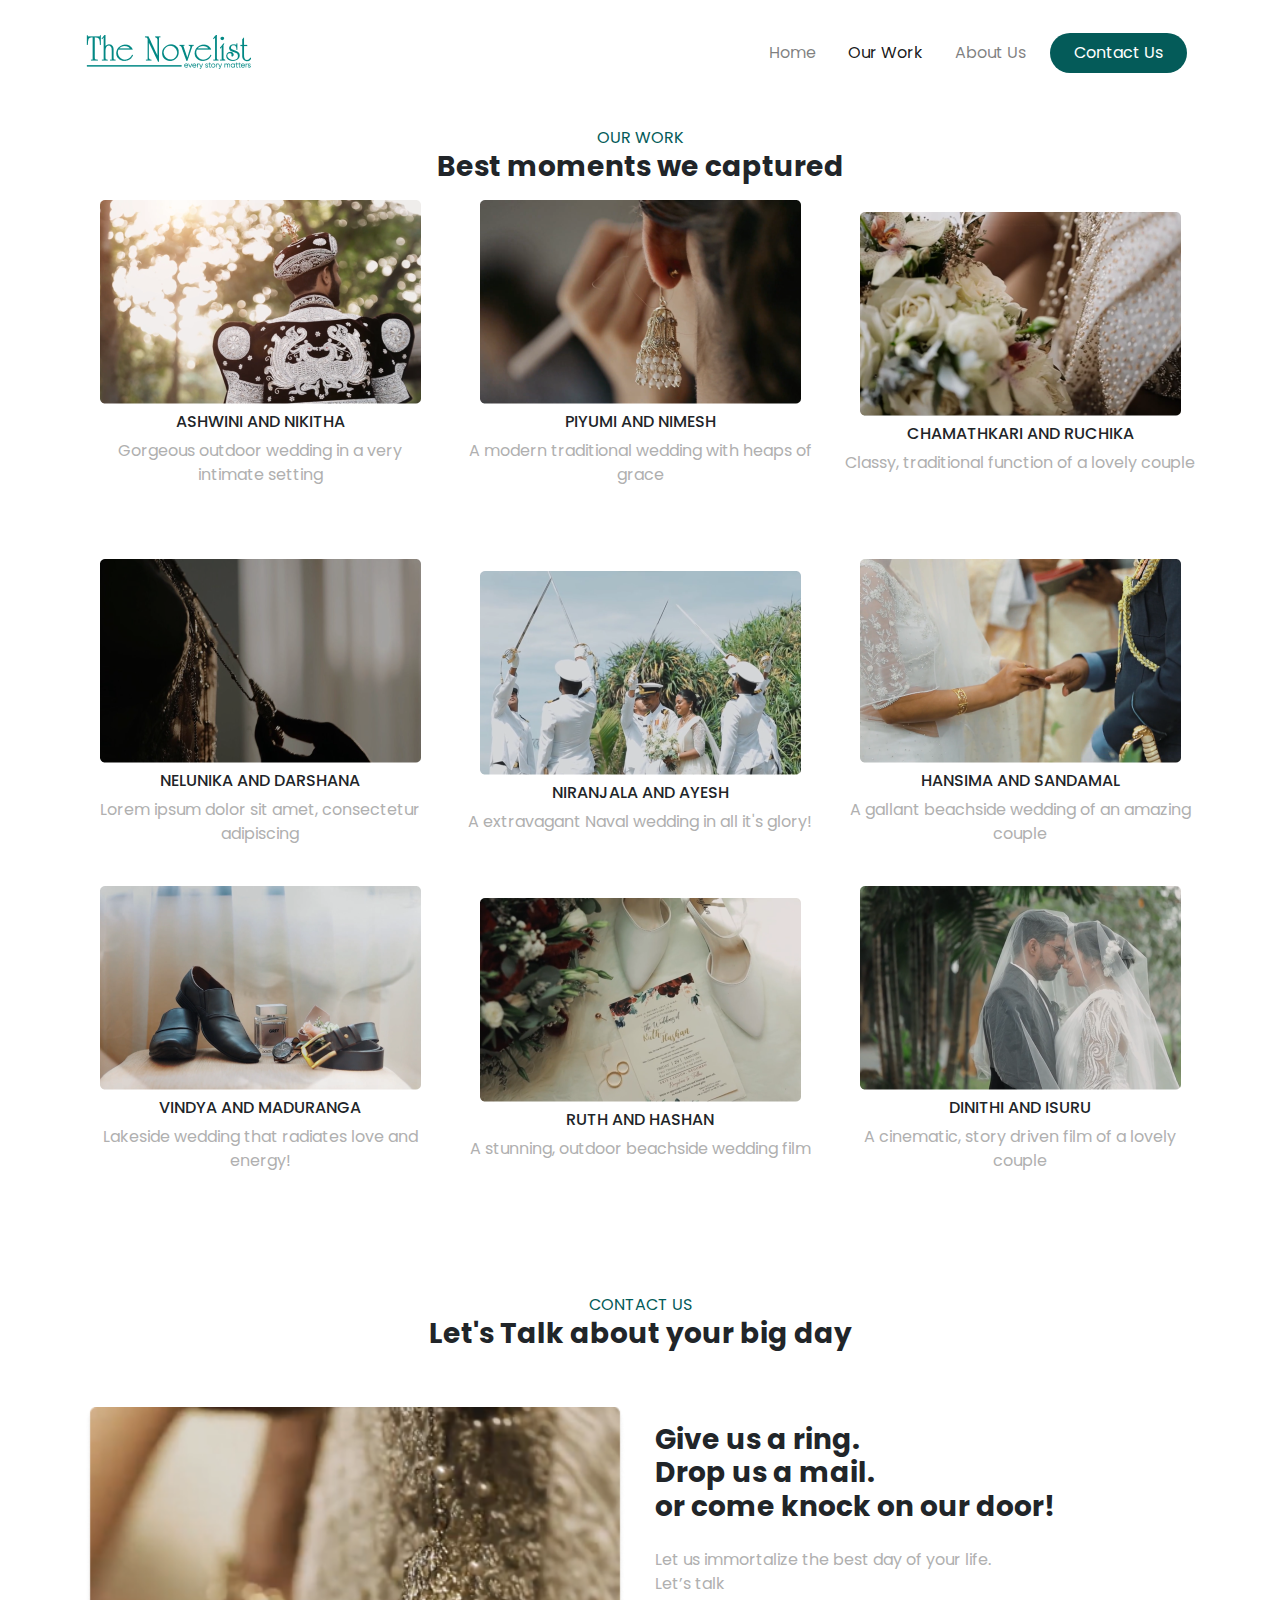
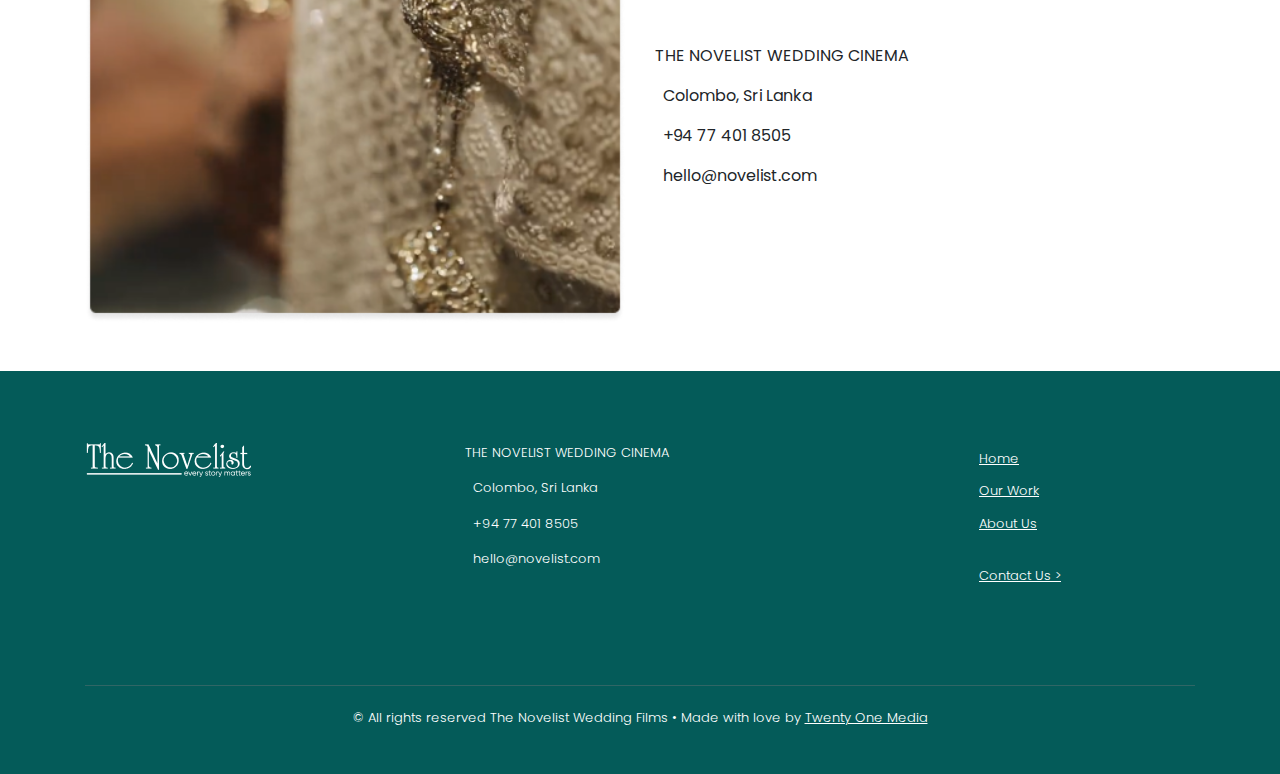
<file: our-work.html>
<!DOCTYPE html>
<html lang="en">
  <head>
    <meta charset="UTF-8" />
    <meta http-equiv="X-UA-Compatible" content="IE=edge" />
    <meta name="viewport" content="width=device-width, initial-scale=1.0" />
    <title>The Novelist</title>
    <link rel="stylesheet" href="style.css" />
    <link
      rel="stylesheet"
      href="https://stackpath.bootstrapcdn.com/bootstrap/4.4.1/css/bootstrap.min.css"
      integrity="sha384-Vkoo8x4CGsO3+Hhxv8T/Q5PaXtkKtu6ug5TOeNV6gBiFeWPGFN9MuhOf23Q9Ifjh"
      crossorigin="anonymous"
    />
    <link rel="shortcut icon" href="favicon.png" type="image/x-icon">
    <link
      rel="stylesheet"
      href="https://use.fontawesome.com/releases/v5.15.4/css/all.css"
      integrity="sha384-DyZ88mC6Up2uqS4h/KRgHuoeGwBcD4Ng9SiP4dIRy0EXTlnuz47vAwmeGwVChigm"
      crossorigin="anonymous"
    />
    <link
  rel="stylesheet"
  href="https://cdn.jsdelivr.net/npm/@fancyapps/ui/dist/fancybox.css"
/><link rel="preconnect" href="https://fonts.googleapis.com">
<link rel="preconnect" href="https://fonts.gstatic.com" crossorigin>
<link href="https://fonts.googleapis.com/css2?family=Poppins:ital,wght@0,300;0,400;0,500;0,600;1,600;1,700&display=swap" rel="stylesheet">
  </head>
  <body>
  <!--navigation bar-->
  <nav class="navbar navbar-expand-lg navbar-fixed-top navbar-light bg-white">
    <div class="container nav-container">
      <a class="navbar-brand" href="index.html"><img src="logo.png" alt="" /></a>
      <button
        class="navbar-toggler"
        type="button"
        data-toggle="collapse"
        data-target="#navbarNav"
        aria-controls="navbarNav"
        aria-expanded="false"
        aria-label="Toggle navigation"
      >
        <span class="navbar-toggler-icon"></span>
      </button>
      <div class="collapse navbar-collapse" id="navbarNav">
        <ul class="navbar-nav ml-auto mb-lg-0">
          <li class="nav-item ml-lg-3">
            <a class="nav-link" href="index.html"
              >Home  </a
            >
          </li>
          <li class="nav-item ml-lg-3">
            <a class="nav-link active" href="#">Our Work</a>
          </li>
          <li class="nav-item ml-lg-3">
            <a class="nav-link" href="about-us.html">About Us</a>
          </li>
          <!-- <li class="nav-item ml-lg-3">
            <a class="nav-link" href="blog.html">Blog</a>
          </li> -->
          <li>
            <a href="contact-us.html">
              <button
                class="
                  btn btn-primary
                  ml-3
                  mx-2
                  py-2
                  font-weight-normal
                  px-4
                  rounded-pill
                "
              >
                Contact Us
              </button>
            </a>
          </li>
        </ul>
      </div>
    </div>
  </nav>

    <section id="our-work" class="">
      <div class="container py-4 py-lg-0 pt-lg-3 my-1">
        <p class="p-0 m-0 clr-primary">OUR WORK</p>
        <h4 class="h3 font-weight-bold">Best moments we captured</h4>
    </section>

    <section id="more-work">
      <div class="container  ">
        <div class="row my-lg-3">
          <div
            class="
              col-sm
              d-flex
              justify-content-center
              align-items-center
              flex-column
            "
          >
            <a class="gallery"data-fancybox="video-gallery" data-src="https://www.youtube.com/watch?v=PkKhOfHOPjA">
              <img src="thumbnail-img\1.png" />
            </a>
            <div class="text-center py-2">
              <h6 class="h6">ASHWINI AND NIKITHA</h6>
              <p class="clr-gray">
                Gorgeous outdoor wedding in a very intimate setting
              </p>
            </div>
          </div>

          <div
            class="
              col-sm
              d-flex
              justify-content-center
              align-items-center
              flex-column
            "
          >
            <a class="gallery"data-fancybox="video-gallery" data-src="https://www.youtube.com/watch?v=4h2bXC2v7Hg&t=2s">
              <img src="thumbnail-img\2.png" />
            </a>
            <div class="text-center py-2">
              <h6 class="h6">PIYUMI AND NIMESH </h6>
              <p class="clr-gray">
               A modern traditional wedding with heaps of grace
              </p>
            </div>
          </div>
          <div
            class="
              col-sm
              d-flex
              justify-content-center
              align-items-center
              flex-column
            "
          >
            <a class="gallery" 
            data-fancybox="video-gallery" data-src="https://www.youtube.com/watch?v=iDs4ZIV6zcc">
              <img src="thumbnail-img\3.png" />
            </a>
            <div class="text-center py-2">
              <h6 class="h6">CHAMATHKARI AND RUCHIKA</h6>
              <p class="clr-gray">
                Classy, traditional function of a lovely couple
              </p>
            </div>
          </div>
        </div>
        <div class="row mt-lg-5">
          <div
            class="
              col-sm
              d-flex
              justify-content-center
              align-items-center
              flex-column
            "
          >
            <a class="gallery"data-fancybox="video-gallery" data-src="https://www.youtube.com/watch?v=aJllfg76MMQ">
              <img src="thumbnail-img\7.png" />
            </a>
            <div class="text-center py-2">
              <h6 class="h6">NELUNIKA AND DARSHANA</h6>
              <p class="clr-gray">
                Lorem ipsum dolor sit amet, consectetur adipiscing
              </p>
            </div>
          </div>

          <div
            class="
              col-sm
              d-flex
              justify-content-center
              align-items-center
              flex-column
            "
          >
            <a class="gallery"data-fancybox="video-gallery" data-src="https://www.youtube.com/watch?v=R9Ytt3f2Feo&t=197s">
              <img src="thumbnail-img\8.png" />
            </a>
            <div class="text-center py-2">
              <h6 class="h6">NIRANJALA AND AYESH</h6>
              <p class="clr-gray">
               A extravagant Naval wedding in all it's glory!
              </p>
            </div>
          </div>
          <div
            class="
              col-sm
              d-flex
              justify-content-center
              align-items-center
              flex-column
            "
          >
            <a class="gallery"data-fancybox="video-gallery" data-src="https://www.youtube.com/watch?v=_flw07aeamo">
              <img src="thumbnail-img\9.png" />
            </a>
            <div class="text-center py-2">
              <h6 class="h6">HANSIMA AND SANDAMAL</h6>
              <p class="clr-gray">
                A gallant beachside wedding of an amazing couple
              </p>
            </div>
          </div>
        </div>
      </div>
    </section>

    <section id="more-work">
      <div class="container ">
        <div class="row my-lg-3">
          <div
            class="
              col-sm
              d-flex
              justify-content-center
              align-items-center
              flex-column
            "
          >
            <a class="gallery"data-fancybox="video-gallery" data-src="https://www.youtube.com/watch?v=HmkvW_zTmj4">
              <img src="thumbnail-img\10.png" />
            </a>
            <div class="text-center py-2">
              <h6 class="h6">VINDYA AND MADURANGA</h6>
              <p class="clr-gray">
                Lakeside wedding that radiates love and energy!
              </p>
            </div>
          </div>

          <div
            class="
              col-sm
              d-flex
              justify-content-center
              align-items-center
              flex-column
            "
          >
            <a class="gallery"data-fancybox="video-gallery" data-src="https://www.youtube.com/watch?v=I7JW9IDLtIA">
              <img src="thumbnail-img\11.png" />
            </a>
            <div class="text-center py-2">
              <h6 class="h6">RUTH AND HASHAN</h6>
              <p class="clr-gray">
                A stunning, outdoor beachside wedding film 
              </p>
            </div>
          </div>
          <div
            class="
              col-sm
              d-flex
              justify-content-center
              align-items-center
              flex-column
            "
          >
            <a class="gallery"data-fancybox="video-gallery" data-src="https://www.youtube.com/watch?v=O26gH2JXfWk&t=191s">
              <img src="thumbnail-img\12.png" />
            </a>
            <div class="text-center py-2">
              <h6 class="h6">DINITHI AND ISURU</h6>
              <p class="clr-gray">
                A cinematic, story driven film of a lovely couple 
              </p>
            </div>
          </div>
        </div>
    </section>
    
    <section id="contact-us">
      <div class="container pt-5 mt-5">
        <div class="text-center">
          <p class="p-0 m-0 clr-primary">CONTACT US</p>
          <h4 class="h3 font-weight-bold">Let's Talk about your big day</h4>
        </div>
        <div class="row py-5">
          <div class="col-sm-6 d-flex justify-content-center flex-column">
            <img src="landing-img\contact-us-img.png" alt="" />
          </div>
          <div class="col-sm-6 d-flex flex-column">
            <div class="pl-0">
              <h3 class="h3 font-weight-bold py-3">
                Give us a ring. <br />
                Drop us a mail. <br />
                or come knock on our door!
              </h3>
              <p class="clr-gray">
                Let us immortalize the best day of your life. <br />
                Let’s talk
              </p>

              <div class="mt-5">
                <p>THE NOVELIST WEDDING CINEMA</p>

                <div class="d-flex">
                  <p>
                    <i class="fas fa-map-marker-alt mr-2 clr-primary"></i>
                   Colombo, Sri Lanka
                  </p>
                </div>
                <div class="d-flex">
                  <p>
                    <i class="fas fa-phone mr-2 clr-primary"></i> +94 77 401
                    8505
                  </p>
                </div>
                <div class="d-flex">
                  <p>
                    <i class="fas fa-envelope mr-2 clr-primary"></i
                    >hello@novelist.com
                  </p>
                </div>
              </div>
              <div class="socials mt-5 h4">
                <a
                  href="https://www.facebook.com/thenovelistsl/"
                  target="_blank"
                  ><i class="fab fa-facebook-f pr-3"></i
                ></a>
                <a
                  href="https://www.youtube.com/user/Diwankasanwarsha"
                  target="_blank"
                  ><i class="fab fa-youtube pr-3"></i
                ></a>
                <a
                  href="https://www.instagram.com/thenovelistlk/"
                  target="_blank"
                >
                  <i class="fab fa-instagram pr-3"></i
                ></a>
              </div>
            </div>
          </div>
        </div>
      </div>
    </section>
    <footer class="bg-clr pt-5">
      <div class="container py-lg-4 pb-3">
        <div class="row">
          <div class="col-sm mb-5">
            <a href="index.html"><img src="logo-white.png" alt="" /></a>
          </div>
          <div class="col-sm">
            <div class="">
              <p>THE NOVELIST WEDDING CINEMA</p>
              <div class="d-flex">
                <p>
                  <i class="fas fa-map-marker-alt mr-2"></i>
                  Colombo, Sri Lanka
                </p>
              </div>
              <div class="d-flex">
                <p><i class="fas fa-phone mr-2"></i> +94 77 401 8505</p>
              </div>
              <div class="d-flex">
                <p><i class="fas fa-envelope mr-2"></i>hello@novelist.com</p>
              </div>
            </div>
            <div class="socials mt-3 h4">
              <a href="https://www.facebook.com/thenovelistsl/" target="_blank"
                ><i class="fab fa-facebook-f pr-3"></i
              ></a>
              <a
                href="https://www.youtube.com/user/Diwankasanwarsha"
                target="_blank"
                ><i class="fab fa-youtube pr-3"></i
              ></a>
              <a
                href="https://www.instagram.com/thenovelistlk/"
                target="_blank"
              >
                <i class="fab fa-instagram pr-3"></i
              ></a>
            </div>
          </div>
          <div class="col-sm d-flex align-items-center flex-column ">
            <div class="links">
              <a href="index.html">Home</a>
              <a href="our-work.html">Our Work</a>
              <a href="about-us.html">About Us</a>
              <!-- <a href="blog.html">Blog</a> -->
              <br />
              <a href="contact-us.html">Contact Us ></a>
            </div>
          </div>
        </div>
        <hr />
        <p class="text-center">
          © All rights reserved The Novelist Wedding Films • Made with love by
          <a href="https://twentyone.media/" target="_blank"
            >Twenty One Media</a
          >
        </p>
      </div>
    </footer>
    <script src="https://cdn.jsdelivr.net/npm/@fancyapps/ui@4.0/dist/fancybox.umd.js"></script>
    <script
      src="https://code.jquery.com/jquery-3.4.1.slim.min.js"
      integrity="sha384-J6qa4849blE2+poT4WnyKhv5vZF5SrPo0iEjwBvKU7imGFAV0wwj1yYfoRSJoZ+n"
      crossorigin="anonymous"
    ></script>
    <script
      src="https://cdn.jsdelivr.net/npm/popper.js@1.16.0/dist/umd/popper.min.js"
      integrity="sha384-Q6E9RHvbIyZFJoft+2mJbHaEWldlvI9IOYy5n3zV9zzTtmI3UksdQRVvoxMfooAo"
      crossorigin="anonymous"
    ></script>
    <script
      src="https://stackpath.bootstrapcdn.com/bootstrap/4.4.1/js/bootstrap.min.js"
      integrity="sha384-wfSDF2E50Y2D1uUdj0O3uMBJnjuUD4Ih7YwaYd1iqfktj0Uod8GCExl3Og8ifwB6"
      crossorigin="anonymous"
    ></script>
  </body>
</html>
</file>
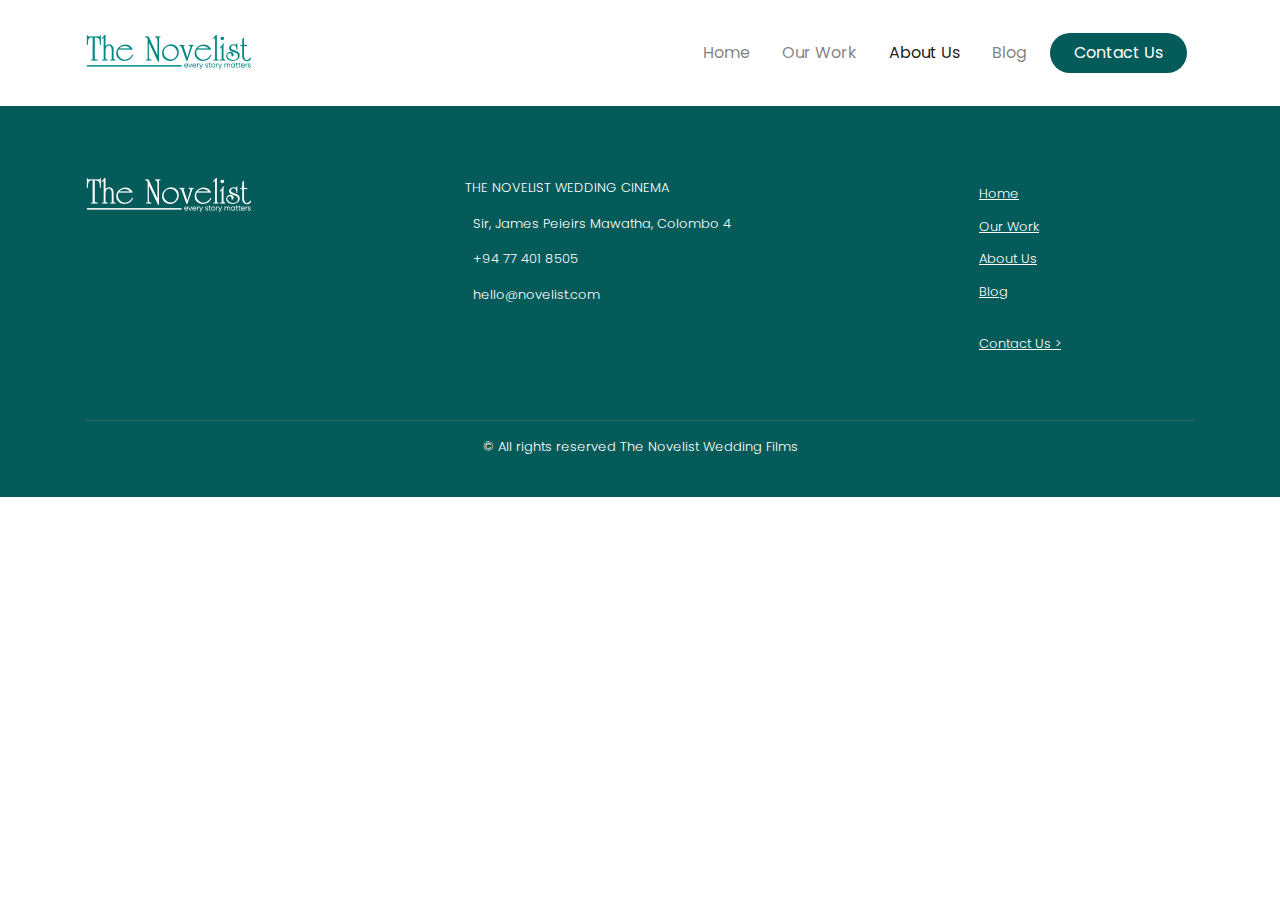
<file: template.html>
<!DOCTYPE html>
<html lang="en">
  <head>
    <meta charset="UTF-8" />
    <meta http-equiv="X-UA-Compatible" content="IE=edge" />
    <meta name="viewport" content="width=device-width, initial-scale=1.0" />
    <title>The Novelist</title>
    <link rel="stylesheet" href="style.css" />
    <link
      rel="stylesheet"
      href="https://stackpath.bootstrapcdn.com/bootstrap/4.4.1/css/bootstrap.min.css"
      integrity="sha384-Vkoo8x4CGsO3+Hhxv8T/Q5PaXtkKtu6ug5TOeNV6gBiFeWPGFN9MuhOf23Q9Ifjh"
      crossorigin="anonymous"
    />
    <link
      rel="stylesheet"
      href="https://use.fontawesome.com/releases/v5.15.4/css/all.css"
      integrity="sha384-DyZ88mC6Up2uqS4h/KRgHuoeGwBcD4Ng9SiP4dIRy0EXTlnuz47vAwmeGwVChigm"
      crossorigin="anonymous"
    />
    <link
      rel="stylesheet"
      href="https://cdn.jsdelivr.net/npm/@fancyapps/ui/dist/fancybox.css"
    />
    <link rel="preconnect" href="https://fonts.googleapis.com" />
    <link rel="preconnect" href="https://fonts.gstatic.com" crossorigin />
    <link
      href="https://fonts.googleapis.com/css2?family=Poppins:ital,wght@0,300;0,400;0,500;0,600;1,600;1,700&display=swap"
      rel="stylesheet"
    />
  </head>
  <body>
    <!--navigation bar-->
    <nav class="navbar navbar-expand-lg navbar-fixed-top navbar-light bg-white">
      <div class="container nav-container">
        <a class="navbar-brand" href="#"><img src="logo.png" alt="" /></a>
        <button
          class="navbar-toggler"
          type="button"
          data-toggle="collapse"
          data-target="#navbarNav"
          aria-controls="navbarNav"
          aria-expanded="false"
          aria-label="Toggle navigation"
        >
          <span class="navbar-toggler-icon"></span>
        </button>
        <div class="collapse navbar-collapse" id="navbarNav">
          <ul class="navbar-nav ml-auto mb-lg-0">
            <li class="nav-item ml-lg-3">
              <a class="nav-link" href="index.html">Home </a>
            </li>
            <li class="nav-item ml-lg-3">
              <a class="nav-link" href="our-work.html">Our Work</a>
            </li>
            <li class="nav-item ml-lg-3">
              <a class="nav-link active" href="#">About Us</a>
            </li>
            <li class="nav-item ml-lg-3">
              <a class="nav-link" href="blog.html">Blog</a>
            </li>
            <li>
              <a href="contact-us.html">
                <button
                  class="
                    btn btn-primary
                    ml-3
                    mx-2
                    py-2
                    font-weight-normal
                    px-4
                    rounded-pill
                  "
                >
                  Contact Us
                </button>
              </a>
            </li>
          </ul>
        </div>
      </div>
    </nav>

    <footer class="bg-clr pt-5">
      <div class="container py-lg-4 pb-3">
        <div class="row">
          <div class="col-sm mb-5">
            <a href="index.html"><img src="logo-white.png" alt="" /></a>
          </div>
          <div class="col-sm">
            <div class="">
              <p>THE NOVELIST WEDDING CINEMA</p>
              <div class="d-flex">
                <p>
                  <i class="fas fa-map-marker-alt mr-2"></i>
                  Sir, James Peieirs Mawatha, Colombo 4
                </p>
              </div>
              <div class="d-flex">
                <p><i class="fas fa-phone mr-2"></i> +94 77 401 8505</p>
              </div>
              <div class="d-flex">
                <p><i class="fas fa-envelope mr-2"></i>hello@novelist.com</p>
              </div>
            </div>
            <div class="socials mt-3 h4">
              <a href="https://www.facebook.com/thenovelistsl/" target="_blank"
                ><i class="fab fa-facebook-f pr-3"></i
              ></a>
              <a
                href="https://www.youtube.com/user/Diwankasanwarsha"
                target="_blank"
                ><i class="fab fa-youtube pr-3"></i
              ></a>
              <a
                href="https://www.instagram.com/thenovelistlk/"
                target="_blank"
              >
                <i class="fab fa-instagram pr-3"></i
              ></a>
            </div>
          </div>
          <div class="col-sm d-flex align-items-center flex-column">
            <div class="links">
              <a href="index.html">Home</a>
              <a href="our-work.html">Our Work</a>
              <a href="about-us.html">About Us</a>
              <a href="blog.html">Blog</a>
              <br />
              <a href="contact-us.html">Contact Us ></a>
            </div>
          </div>
        </div>
        <hr />
        <p class="text-center">
          © All rights reserved The Novelist Wedding Films
        </p>
      </div>
    </footer>
    <script src="https://cdn.jsdelivr.net/npm/@fancyapps/ui@4.0/dist/fancybox.umd.js"></script>
    <script
      src="https://code.jquery.com/jquery-3.4.1.slim.min.js"
      integrity="sha384-J6qa4849blE2+poT4WnyKhv5vZF5SrPo0iEjwBvKU7imGFAV0wwj1yYfoRSJoZ+n"
      crossorigin="anonymous"
    ></script>
    <script
      src="https://cdn.jsdelivr.net/npm/popper.js@1.16.0/dist/umd/popper.min.js"
      integrity="sha384-Q6E9RHvbIyZFJoft+2mJbHaEWldlvI9IOYy5n3zV9zzTtmI3UksdQRVvoxMfooAo"
      crossorigin="anonymous"
    ></script>
    <script
      src="https://stackpath.bootstrapcdn.com/bootstrap/4.4.1/js/bootstrap.min.js"
      integrity="sha384-wfSDF2E50Y2D1uUdj0O3uMBJnjuUD4Ih7YwaYd1iqfktj0Uod8GCExl3Og8ifwB6"
      crossorigin="anonymous"
    ></script>
  </body>
</html>
</file>
<file: style.css>
:root {
  --clr-primary: #045b59;
  --clr-primary-400: #014b4a;
  --clr-primary-600: #002b2a;
  --clr-primary-200: #5fa1a0;
  --clr-gray: #b0b0b0;
}
* {
  font-family: "Poppins", sans-serif;
}

.nav-container {
  height: 10vh;
}
.btn-primary,
.btn-primary:hover,
.btn-primary:active,
.btn-primary:visited {
  background-color: var(--clr-primary) !important;
  border: 0 !important;
  box-shadow: none !important;
}

.clr-primary {
  color: var(--clr-primary);
}
.clr-gray {
  color: var(--clr-gray);
}

.btn-primary:hover {
  background-color: var(--clr-primary-400) !important;
}

.hero {
  overflow: hidden;
  display: block;
  height: 90vh;
}
.hero video {
  height: 100%;
  width: 100%;
  overflow: hidden;
}

#our-work video {
  height: 100%;
  width: 100%;
  overflow: hidden;
}
#more-work img {
  opacity: 1;
  transition: 200ms ease-in-out;
  cursor: pointer;
}
#more-work img:hover {
  opacity: 0.9;
}
#blog-display img {
  opacity: 1;
  transition: 200ms ease-in-out;
  cursor: pointer;
}
#blog-display img:hover {
  opacity: 0.9;
}

#about-us a {
  color: var(--clr-primary);
}

#about-us a:hover {
  color: var(--clr-primary-600);
}

#about-us img {
  width: 100%;
}
#contact-us a {
  color: var(--clr-primary);
  transition: 250ms ease-in-out;
}
#contact-us a:hover {
  color: var(--clr-primary-600);
}
#contact-us img {
  width: 100%;
}
#blog-header {
  width: 100vw;
  text-align: left;
  height: 40vh;
  overflow: hidden;
}
#blog-header img {
  width: 100%;
}
.bg-clr {
  background-color: var(--clr-primary);
}
.blog-content {
  width: 65ch;
  display: flex;
  justify-items: center;
}
footer {
  color: white;
  font-weight: 300 !important;
  font-size: small;
}
footer a {
  text-decoration: underline;
  color: white;
  line-height: 2.5em !important;
  transition: 250ms ease-in-out;
}
footer .links a {
  display: block;
}
footer a:hover {
  color: rgb(162, 209, 181);
}
footer hr {
  background-color: #367271;
}
.video-container {
  position: relative;
  border-radius: 5px;
}
.play-button {
  position: absolute;
  top: 50%;
  left: 50%;
  transform: translate(-50%, -50%);
  cursor: pointer;
  opacity: 1;
}

.play-button:active {
  z-index: -99;
}
.video-container:hover .feature-thumb {
  opacity: 0.85;
}

.feature-thumb {
  width: 100%;
  height: auto;
  cursor: pointer;
  transition: 200ms ease-in-out;
}

.bg-black {
  background-color: black !important;
}
#our-work {
  text-align: center;
}

.see-more-link {
  color: var(--clr-primary);
  text-decoration: none;
}
.see-more-link:hover,
.see-more-link:hover {
  color: var(--clr-primary-600);
}
@media only screen and (max-width: 991px) {
  .nav-container {
    height: inherit;
  }
  .about-header {
    display: none;
  }
  nav .rounded-pill {
    display: none;
  }
  footer .links {
    display: none !important;
  }
  .hero {
    height: auto;
  }
  .play-button {
    height: 50px;
  }
  #work-container {
    display: none;
  }
  #our-work {
    text-align: left;
  }

  #about-us {
    text-align: left;
  }

  .blog-content {
    width: auto;
  }
  #blog-header {
    width: 100vw;
    text-align: left;
    height: auto;
    overflow: hidden;
  }
}
@media only screen and (max-width: 1024px) {
  .hero {
    height: auto;
  }
  .blog-content {
    width: auto;
  }
  #blog-header {
    width: 100vw;
    text-align: left;
    height: auto;
    overflow: hidden;
  }
}
</file>
